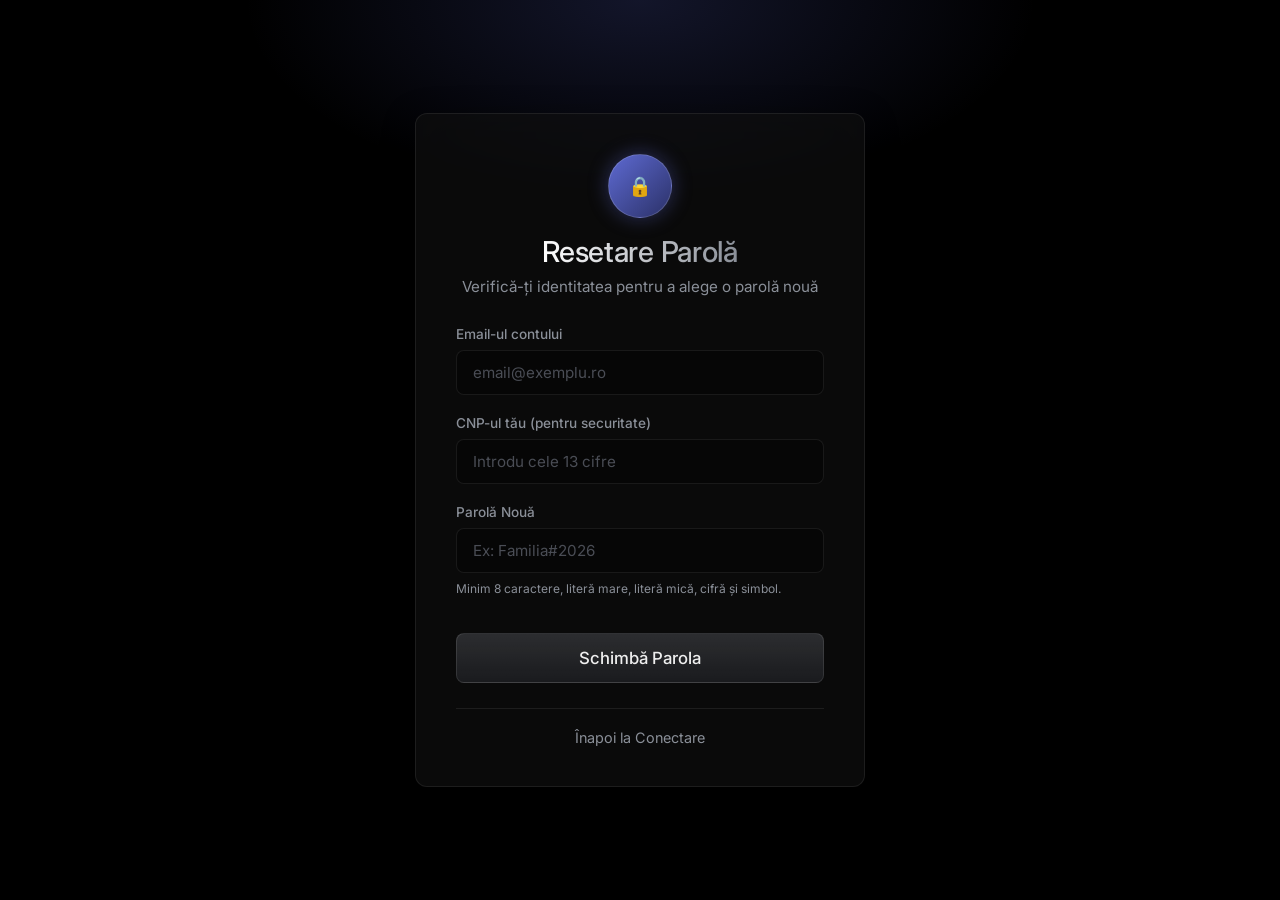
<file: src/main/resources/static/forgot.html>
<!doctype html>
<html lang="ro">
  <head>
    <meta charset="UTF-8" />
    <meta name="viewport" content="width=device-width, initial-scale=1.0" />
    <title>Recuperare Parolă - Family Docs</title>
    <link
      href="https://fonts.googleapis.com/css2?family=Inter:wght@400;500;600;700&display=swap"
      rel="stylesheet"
    />
    <link rel="stylesheet" href="CSS/global.css" />
    <link rel="stylesheet" href="CSS/componente.css" />
    <link rel="stylesheet" href="CSS/auth.css" />
  </head>
  <body class="body_login">
    <div class="fundal_gradient"></div>

    <div class="wrapper_login">
      <div class="zona_formular_box box_login_special">
        <div class="header_login">
          <div class="avatar_cerc logo_login" style="font-size: 1.2rem">🔒</div>
          <h2>Resetare Parolă</h2>
          <p>Verifică-ți identitatea pentru a alege o parolă nouă</p>
        </div>

        <form id="forgotForm">
          <div class="grup_form">
            <label>Email-ul contului</label>
            <input
              type="email"
              id="email"
              placeholder="email@exemplu.ro"
              required
            />
          </div>

          <div class="grup_form">
            <label>CNP-ul tău (pentru securitate)</label>
            <input
              type="text"
              id="cnp"
              placeholder="Introdu cele 13 cifre"
              required
              maxlength="13"
            />
          </div>

          <div class="grup_form">
            <label>Parolă Nouă</label>
            <input
              type="password"
              id="parolaNoua"
              placeholder="Ex: Familia#2026"
              required
            />
            <div class="text_ajutator_parola">
              Minim 8 caractere, literă mare, literă mică, cifră și simbol.
            </div>
          </div>

          <div
            id="mesajStatus"
            class="mesaj_eroare"
            style="display: none; white-space: pre-wrap; text-align: left"
          ></div>

          <button class="btn_actiune_salvare btn_login" type="submit">
            <span>Schimbă Parola</span>
          </button>

          <div class="optiuni_cont">
            <a href="login.html">Înapoi la Conectare</a>
          </div>
        </form>
      </div>
    </div>

    <script src="JavaScript/forgot.js"></script>
  </body>
</html>
</file>
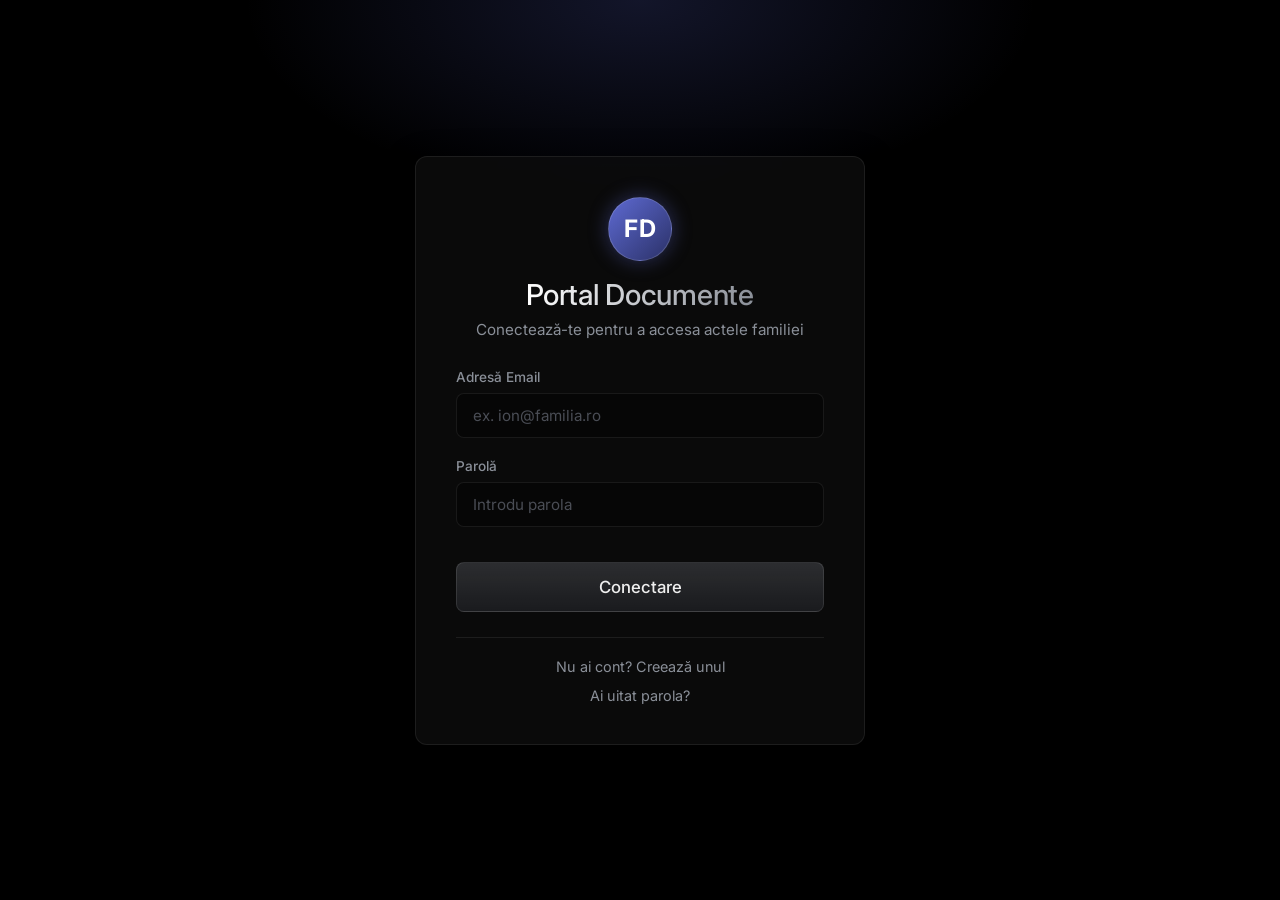
<file: src/main/resources/static/login.html>
<!doctype html>
<html lang="ro">
  <head>
    <meta charset="UTF-8" />
    <meta name="viewport" content="width=device-width, initial-scale=1.0" />
    <title>Conectare - Family Docs</title>
    <link
      href="https://fonts.googleapis.com/css2?family=Inter:wght@400;500;600;700&display=swap"
      rel="stylesheet"
    />
    <link rel="stylesheet" href="CSS/global.css" />
    <link rel="stylesheet" href="CSS/componente.css" />
    <link rel="stylesheet" href="CSS/auth.css" />
  </head>
  <body class="body_login">
    <div class="fundal_gradient"></div>

    <div class="wrapper_login">
      <div class="zona_formular_box box_login_special">
        <div class="header_login">
          <div class="avatar_cerc logo_login">FD</div>
          <h2>Portal Documente</h2>
          <p>Conectează-te pentru a accesa actele familiei</p>
        </div>

        <form id="loginForm">
          <div class="grup_form">
            <label>Adresă Email</label>
            <input
              type="email"
              id="email"
              placeholder="ex. ion@familia.ro"
              required
              autocomplete="email"
            />
          </div>

          <div class="grup_form">
            <label>Parolă</label>
            <input
              type="password"
              id="parola"
              placeholder="Introdu parola"
              required
              autocomplete="current-password"
            />
          </div>

          <div
            id="mesajEroare"
            class="mesaj_eroare"
            style="display: none"
          ></div>

          <button class="btn_actiune_salvare btn_login" type="submit">
            <span>Conectare</span>
          </button>

          <div class="optiuni_cont">
            <a href="register.html">Nu ai cont? Creează unul</a>
            <a href="forgot.html">Ai uitat parola?</a>
          </div>
        </form>
      </div>
    </div>

    <script src="JavaScript/login.js"></script>
  </body>
</html>
</file>
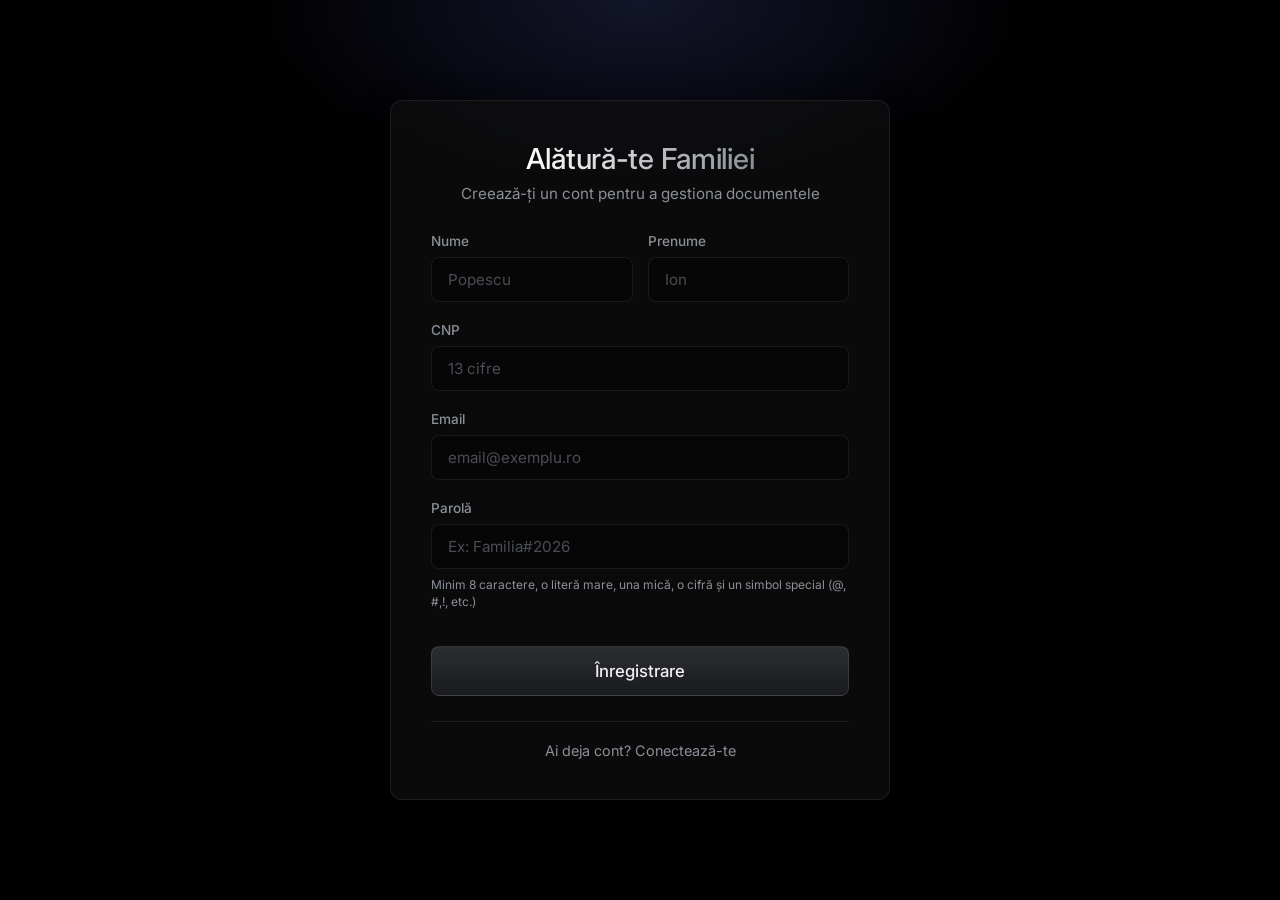
<file: src/main/resources/static/register.html>
<!doctype html>
<html lang="ro">
  <head>
    <meta charset="UTF-8" />
    <meta name="viewport" content="width=device-width, initial-scale=1.0" />
    <title>Creează Cont - Family Docs</title>
    <link
      href="https://fonts.googleapis.com/css2?family=Inter:wght@400;500;600;700&display=swap"
      rel="stylesheet"
    />
    <link rel="stylesheet" href="CSS/global.css" />
    <link rel="stylesheet" href="CSS/componente.css" />
    <link rel="stylesheet" href="CSS/auth.css" />
  </head>
  <body class="body_login">
    <div class="fundal_gradient"></div>

    <div class="wrapper_login" style="max-width: 500px">
      <div class="zona_formular_box box_login_special">
        <div class="header_login">
          <h2>Alătură-te Familiei</h2>
          <p>Creează-ți un cont pentru a gestiona documentele</p>
        </div>

        <form id="registerForm">
          <div style="display: grid; grid-template-columns: 1fr 1fr; gap: 15px">
            <div class="grup_form">
              <label>Nume</label>
              <input type="text" id="nume" placeholder="Popescu" required />
            </div>
            <div class="grup_form">
              <label>Prenume</label>
              <input type="text" id="prenume" placeholder="Ion" required />
            </div>
          </div>

          <div class="grup_form">
            <label>CNP</label>
            <input
              type="text"
              id="cnp"
              placeholder="13 cifre"
              required
              maxlength="13"
            />
          </div>

          <div class="grup_form">
            <label>Email</label>
            <input
              type="email"
              id="email"
              placeholder="email@exemplu.ro"
              required
            />
          </div>

          <div class="grup_form">
            <label>Parolă</label>
            <input
              type="password"
              id="parola"
              placeholder="Ex: Familia#2026"
              required
            />
            <div class="text_ajutator_parola">
              Minim 8 caractere, o literă mare, una mică, o cifră și un simbol
              special (@, #,!, etc.)
            </div>
          </div>

          <div
            id="mesajStatus"
            class="mesaj_eroare"
            style="
              display: none;
              background: rgba(94, 106, 210, 0.2);
              color: #fff;
              border-color: var(--culoare_brand);
            "
          ></div>

          <button class="btn_actiune_salvare btn_login" type="submit">
            <span>Înregistrare</span>
          </button>

          <div class="optiuni_cont">
            <a href="login.html">Ai deja cont? Conectează-te</a>
          </div>
        </form>
      </div>
    </div>

    <script src="JavaScript/register.js"></script>
  </body>
</html>
</file>
<file: src/main/resources/static/CSS/global.css>
:root {
  --fundal_pag: #000000;
  --gri_inchis_box: rgba(18, 18, 18, 0.6);
  --bordura_stila: rgba(255, 255, 255, 0.08);
  --bordura_glow: rgba(255, 255, 255, 0.16);
  --text_alb: #eeeeee;
  --text_secondary: #8a8f98;
  --culoare_brand: #5e6ad2;
  --brand_aura: rgba(94, 106, 210, 0.4);
  --raza_colturi: 12px;
  --umbra_soft: 0 8px 32px rgba(0, 0, 0, 0.4);
}

* {
  box-sizing: border-box;
  margin: 0;
  padding: 0;
  font-family: "Inter", sans-serif;
  -webkit-font-smoothing: antialiased;
}

body {
  background-color: var(--fundal_pag);
  color: var(--text_alb);
  padding: 3rem 2rem;
  min-height: 100vh;
  display: flex;
  justify-content: center;
  position: relative;
  overflow-x: hidden;
}

.fundal_gradient {
  position: absolute;
  top: -200px;
  left: 50%;
  transform: translateX(-50%);
  width: 800px;
  height: 400px;
  background: radial-gradient(
    ellipse at center,
    var(--brand_aura) 0%,
    transparent 70%
  );
  z-index: 0;
  pointer-events: none;
  opacity: 0.5;
}

.wrapper_principal {
  display: grid;
  grid-template-columns: repeat(12, 1fr);
  grid-auto-rows: minmax(100px, auto);
  gap: 24px;
  max-width: 1100px;
  width: 100%;
  z-index: 1;
}

.text_rosu {
  color: #ff6b6b;
}

.text_rosu:hover {
  background: rgba(255, 107, 107, 0.1);
}

.fara_margine_bottom {
  margin-bottom: 0;
}

.fara_margine_top {
  margin-top: 0;
}

@keyframes fadeIn {
  from {
    opacity: 0;
    transform: translateY(15px);
  }
  to {
    opacity: 1;
    transform: translateY(0);
  }
}

@keyframes pulse {
  0% {
    transform: scale(1);
  }
  50% {
    transform: scale(1.15);
  }
  100% {
    transform: scale(1);
  }
}

input:-webkit-autofill,
input:-webkit-autofill:hover,
input:-webkit-autofill:focus,
input:-webkit-autofill:active {
  -webkit-box-shadow: 0 0 0 30px rgba(18, 18, 18, 1) inset !important;
  -webkit-text-fill-color: var(--text_alb) !important;
  transition: background-color 5000s ease-in-out 0s;
}
</file>
<file: src/main/resources/static/CSS/componente.css>
.zona_statistici_box,
.zona_formular_box,
.zona_lista_acte {
  background: var(--gri_inchis_box);
  border: 1px solid var(--bordura_stila);
  border-radius: var(--raza_colturi);
  padding: 32px;
  box-shadow: var(--umbra_soft);
  backdrop-filter: blur(20px);
  -webkit-backdrop-filter: blur(20px);
}

h2 {
  font-size: 1.1rem;
  margin-bottom: 24px;
  font-weight: 500;
  color: #fff;
  letter-spacing: -0.01em;
}

.header_box_mic {
  display: flex;
  align-items: center;
  margin-bottom: 24px;
}

.header_box_mic h2 {
  margin-bottom: 0;
  white-space: nowrap;
  margin-right: 16px;
}

.linie_decor {
  height: 1px;
  width: 100%;
  background: linear-gradient(90deg, var(--bordura_stila) 0%, transparent 100%);
}

.grup_form {
  margin-bottom: 20px;
}

.grup_form label {
  display: block;
  font-size: 0.85rem;
  color: var(--text_secondary);
  margin-bottom: 8px;
  font-weight: 500;
}

input,
select,
textarea {
  width: 100%;
  padding: 12px 16px;
  border: 1px solid var(--bordura_stila);
  border-radius: 8px;
  font-size: 0.95rem;
  background: rgba(0, 0, 0, 0.4);
  color: var(--text_alb);
  transition: all 0.2s ease;
}

input::placeholder,
textarea::placeholder {
  color: #4a4d55;
}

input:focus,
select:focus,
textarea:focus {
  outline: none;
  border-color: var(--culoare_brand);
  background: rgba(0, 0, 0, 0.8);
  box-shadow: 0 0 0 1px var(--culoare_brand);
}

.wrapper_select {
  position: relative;
}

.btn_actiune_salvare {
  width: 100%;
  padding: 12px;
  border: 1px solid rgba(255, 255, 255, 0.1);
  background:
    linear-gradient(
      180deg,
      rgba(255, 255, 255, 0.08) 0%,
      rgba(255, 255, 255, 0) 100%
    ),
    #1a1b1e;
  color: var(--text_alb);
  border-radius: 8px;
  font-size: 0.95rem;
  font-weight: 500;
  cursor: pointer;
  transition: all 0.2s ease;
  margin-top: 10px;
  position: relative;
  overflow: hidden;
}

.btn_actiune_salvare:hover {
  background:
    linear-gradient(
      180deg,
      rgba(255, 255, 255, 0.12) 0%,
      rgba(255, 255, 255, 0) 100%
    ),
    #27282d;
  border-color: rgba(255, 255, 255, 0.2);
}

.btn_actiune_salvare:active {
  transform: translateY(1px);
}

.avatar_cerc {
  width: 48px;
  height: 48px;
  border-radius: 50%;
  background: linear-gradient(135deg, var(--culoare_brand), #2b3168);
  border: 1px solid var(--bordura_glow);
  color: white;
  display: flex;
  align-items: center;
  justify-content: center;
  font-size: 1.2rem;
  font-weight: bold;
  box-shadow: 0 0 20px var(--brand_aura);
}
</file>
<file: src/main/resources/static/CSS/auth.css>
.body_login {
  align-items: center;
}

.wrapper_login {
  width: 100%;
  max-width: 450px;
  z-index: 1;
}

.box_login_special {
  padding: 40px;
}

.header_login {
  display: flex;
  flex-direction: column;
  align-items: center;
  text-align: center;
  margin-bottom: 30px;
}

.logo_login {
  width: 64px;
  height: 64px;
  font-size: 1.5rem;
  margin-bottom: 16px;
  letter-spacing: 1px;
}

.header_login h2 {
  font-size: 1.8rem;
  margin-bottom: 8px;
  background: linear-gradient(to right, #ffffff, #8a8f98);
  -webkit-background-clip: text;
  -webkit-text-fill-color: transparent;
}

.header_login p {
  color: var(--text_secondary);
  font-size: 0.95rem;
  margin-bottom: 0;
}

.btn_login {
  margin-top: 15px;
  padding: 14px;
  font-size: 1.05rem;
}

.optiuni_cont {
  display: flex;
  flex-direction: column;
  align-items: center;
  gap: 12px;
  margin-top: 25px;
  padding-top: 20px;
  border-top: 1px solid var(--bordura_stila);
}

.optiuni_cont a {
  color: var(--text_secondary);
  text-decoration: none;
  font-size: 0.9rem;
  transition: color 0.2s ease;
}

.optiuni_cont a:hover {
  color: var(--culoare_brand);
  text-decoration: underline;
}

.mesaj_eroare {
  background: rgba(255, 107, 107, 0.1);
  color: #ff6b6b;
  border: 1px solid rgba(255, 107, 107, 0.4);
  padding: 12px 16px;
  border-radius: 8px;
  font-size: 0.9rem;
  margin-bottom: 20px;
  text-align: center;
  line-height: 1.5;
  animation: fadeIn 0.3s ease-out;
}

.text_ajutator_parola {
  font-size: 0.75rem;
  color: var(--text_secondary);
  margin-top: 8px;
  line-height: 1.4;
  display: block;
}

label[for="inputPoza"] {
  transition: all 0.2s ease;
  padding: 4px 8px;
  border-radius: 4px;
  color: var(--culoare_brand) !important;
  text-decoration: none;
  margin-top: 10px;
  font-weight: 600;
  letter-spacing: 0.5px;
}

label[for="inputPoza"]:hover {
  background: rgba(94, 106, 210, 0.1);
  color: #fff !important;
  filter: brightness(1.2);
  text-decoration: underline;
}

.wrapper_login[style*="max-width: 500px"] .header_login {
  text-align: center;
  align-items: center;
  margin-bottom: 30px;
}

#previewPoza {
  border: 2px solid var(--bordura_glow);
  box-shadow: 0 0 15px var(--brand_aura);
  transition: transform 0.3s ease;
}

#previewPoza:hover {
  transform: scale(1.05);
}

.optiuni_cont a[href="index.html"] {
  color: var(--text_secondary) !important;
  text-decoration: none;
  font-size: 0.85rem;
  padding: 5px 10px;
  border-radius: 6px;
  background: rgba(255, 255, 255, 0.03);
  border: 1px solid var(--bordura_stila);
  margin-top: 10px;
}

.optiuni_cont a[href="index.html"]:hover {
  background: rgba(255, 255, 255, 0.08);
  color: var(--text_alb) !important;
}

form#settingsForm > div[style*="grid-template-columns"] {
  margin-bottom: 20px;
}
</file>
